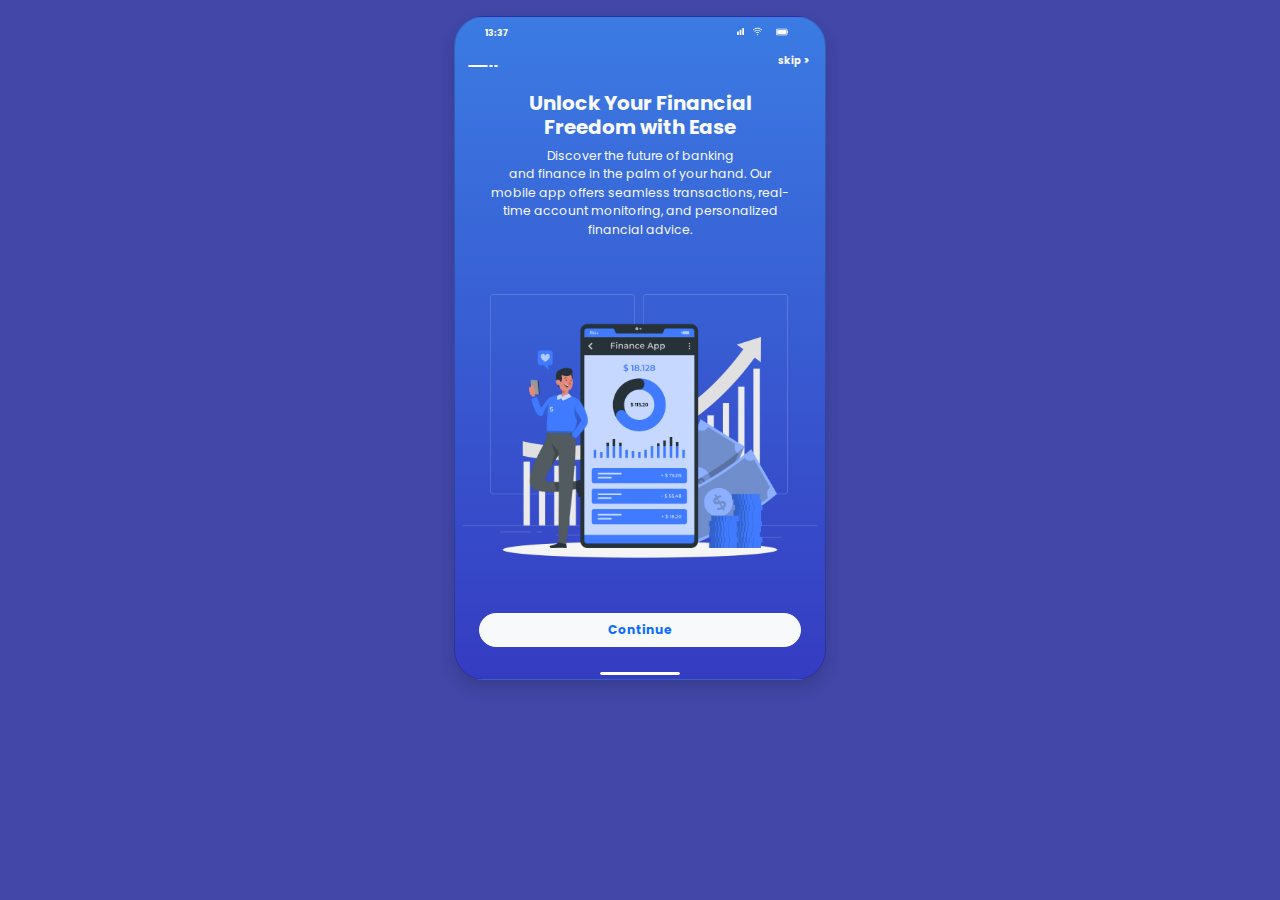
<file: index.html>
<!DOCTYPE html>
<html lang="en">
<head>
    <meta charset="UTF-8">
    <meta name="viewport" content="width=device-width, initial-scale=1.0">  
    <title>Banking App</title>
    <link rel="stylesheet" href="https://cdn.jsdelivr.net/npm/bootstrap@5.2.3/dist/css/bootstrap.min.css">

    <link rel="stylesheet" href="https://cdnjs.cloudflare.com/ajax/libs/font-awesome/6.0.0-beta3/css/all.min.css"> 
    <link rel="stylesheet" href="styles.css"> 
</head>
<body>

    <div class="container d-flex justify-content-center align-items-center">
       
        <div class="card p-2 mt-3 py-5 col-11 col-md-4 shadow ">

            <div class="battery">
                <img src="images/full-battery.png" alt="battery" width="12">
            </div>

            <div class="wifi">
                <img src="images/wifi1.png" alt="wifi" width="9">
            </div>

            <div class="signal">
                <img src="images/signal.png" alt="signal" width="7">
            </div>

            <div class="time">
                <p class="text-light fw-bold">13:37</p>
            </div>

            <div class="next-container">
                <div class="next1"></div>
                <div class="next2"></div>
                <div class="next3"></div>
            </div>

            <div class="text-light fw-bold skip">
                <a href="" class="text-light text-decoration-none"><p>skip <span>></span></p></a>
            </div>


            <h4 id="heading1" class="text-light text-center fw-bold mt-4 mx-5">Unlock Your Financial Freedom with Ease</h4>

            <p id="paragraph1" class="text-light d-flex justify-content-center text-center mt1 mx-4"><small>Discover the future of banking <br>and finance in the palm of your hand. Our mobile app offers seamless transactions, real-time account monitoring, and personalized financial advice.</small></p>

            <div class="d-flex justify-content-center">  
                <img src="images/Finance app.png" class="img-fluid" alt="Finance" width="500">
            </div>  

            
            <a href="page2.html" class="btn text-primary fw-bold btn-light rounded-5 d-flex justify-content-center text-center mt-1 mx-3 btn-sm"><small>Continue</small></a>

            <div class="home-container ">
                <div class="home"></div>
            </div>
        </div>
        
    </div>

    <script src="https://cdn.jsdelivr.net/npm/bootstrap@5.3.3/dist/js/bootstrap.bundle.min.js"></script>

</body>
</html>
</file>
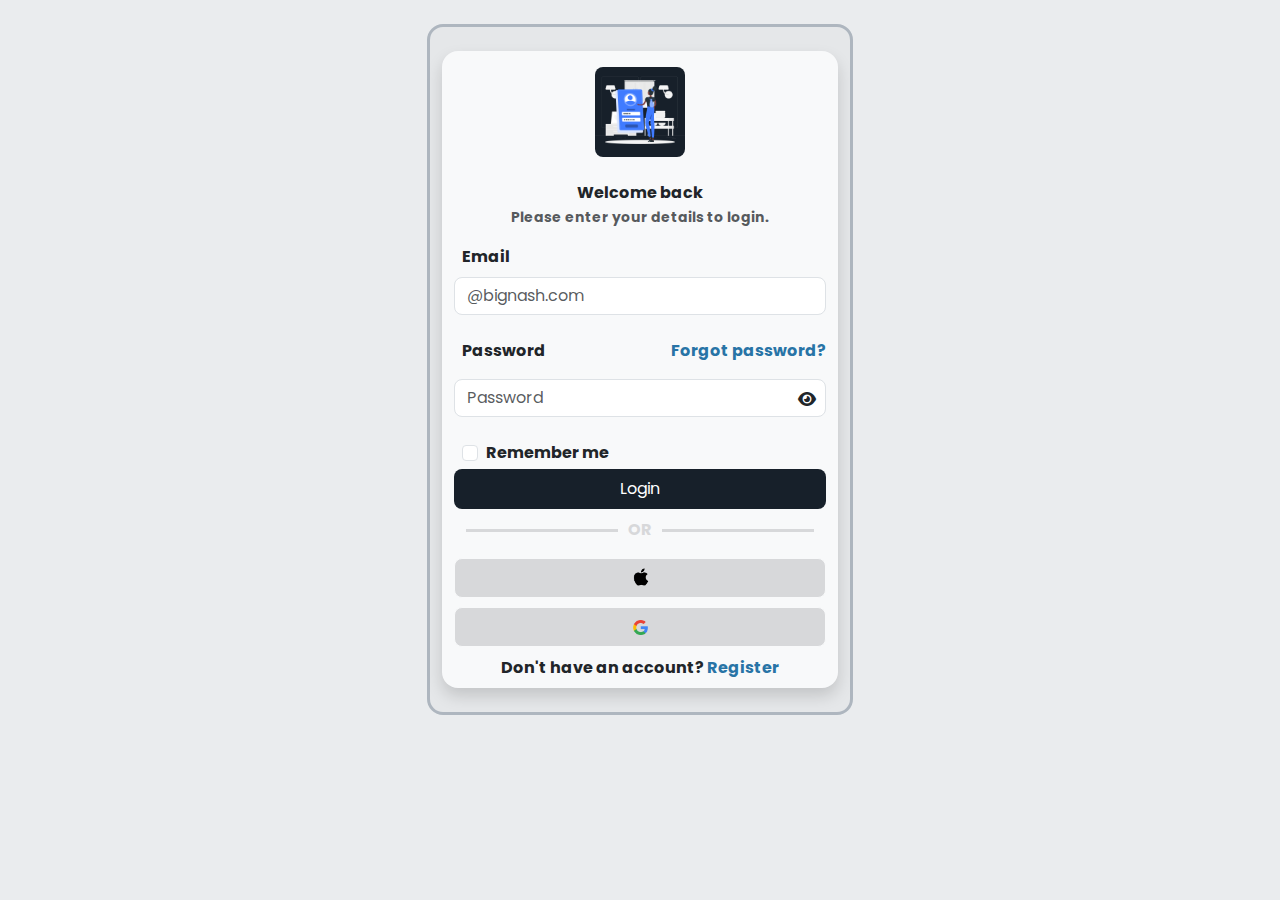
<file: login.html>
<!DOCTYPE html>
<html lang="en">
<head>  
    <meta charset="UTF-8">
    <meta name="viewport" content="width=device-width, initial-scale=1.0">
    <title>Login | Big Nash Tech</title>
    <link rel="stylesheet" href="https://cdn.jsdelivr.net/npm/bootstrap@5.2.3/dist/css/bootstrap.min.css">
    <link rel="stylesheet" href="https://cdnjs.cloudflare.com/ajax/libs/font-awesome/6.0.0-beta3/css/all.min.css">  
    <link rel="stylesheet" href="styles.css">
</head>

<body style="background-color: #eaecee;">
    
    <div id="cont1" class="container py-4 mt-4 rounded-4 col-11 col-md-4">

        <div class="container bg-light rounded-4 shadow col-md-12 py-2">

            <div class="d-flex justify-content-center mt-2">
                <img src="images/Login.png" class="img-fluid rounded-3" style="background-color: #17202a;" alt="Login icon" width="90">
            </div>

            <div class="text-center mt-4">
                <p>
                    <span class="fw-bolder text-center">Welcome back</span><br> 
                    <span class="text-muted small fw-bold">Please enter your details to login.</span>
                </p>
            </div>
            
            <form action="">
                <label for="email" class="form-label mx-2 fw-bold">Email</label>
                <input type="email" placeholder="@bignash.com" class="form-control rounded-3" id="email" />

                <div class="d-flex justify-content-between">
                    <label for="password" class="form-label mx-2 mt-4 fw-bold">Password</label>


                    <p class="mt-4">
                        <a href="#" class="text-decoration-none fw-bold" style="color:#2874a6;">Forgot password?</a>
                    </p>
                </div>

                <div class="input-group">
                    <input type="password" placeholder="Password" class="form-control rounded-3" aria-label="Password" id="password" />
                    <i class="fas fa-eye eye-icon" id="togglePassword" aria-label="Toggle password visibility"></i> 
                </div>

                <div class="form-check mt-4 mx-2">
                    <input type="checkbox" class="form-check-input" id="formCheck">
                    <label for="formCheck" class="form-check-label fw-bold">Remember me</label>
                </div>

                <!-- Login button -->
                <div class="input-group mb-4 mt-1">
                    <button class="btn w-100 fs-6 rounded-3" style="background-color: #17202a; color: white;">Login</button>
                </div>

                <!-- Line under the login button -->
                <div class="container">  
                    <div class="line-container">  
                        <div class="line"></div>  
                        <div class="line-text" style="color: #d7d8da; font-weight: 700;">OR</div>  
                        <div class="line"></div>  
                    </div>  
                </div>   

                <div class="input-group mt-3">
                    <button class="btn btn-light w-100 rounded-3" style="background-color: #d7d8da;">
                        <img src="images/apple-logo.png" style="width:35px" alt="Apple logo">
                    </button>
                </div>

                <div class="input-group mt-4">
                    <button class="btn btn-light w-100 rounded-3" style="background-color: #d7d8da;">
                        <img src="images/google.png" style="width:15px" alt="Google logo">
                    </button>
                </div>

                <div class="text-center mt-4 fw-bold">
                    Don't have an account? 
                    <a href="register.html" class="text-decoration-none" style="color:#2874a6;">Register</a>
                </div>
            </form>
        </div>
    </div>

    <script src="script.js"></script>
    <script src="https://cdn.jsdelivr.net/npm/bootstrap@5.3.3/dist/js/bootstrap.bundle.min.js"></script>
</body>
</html>
</file>
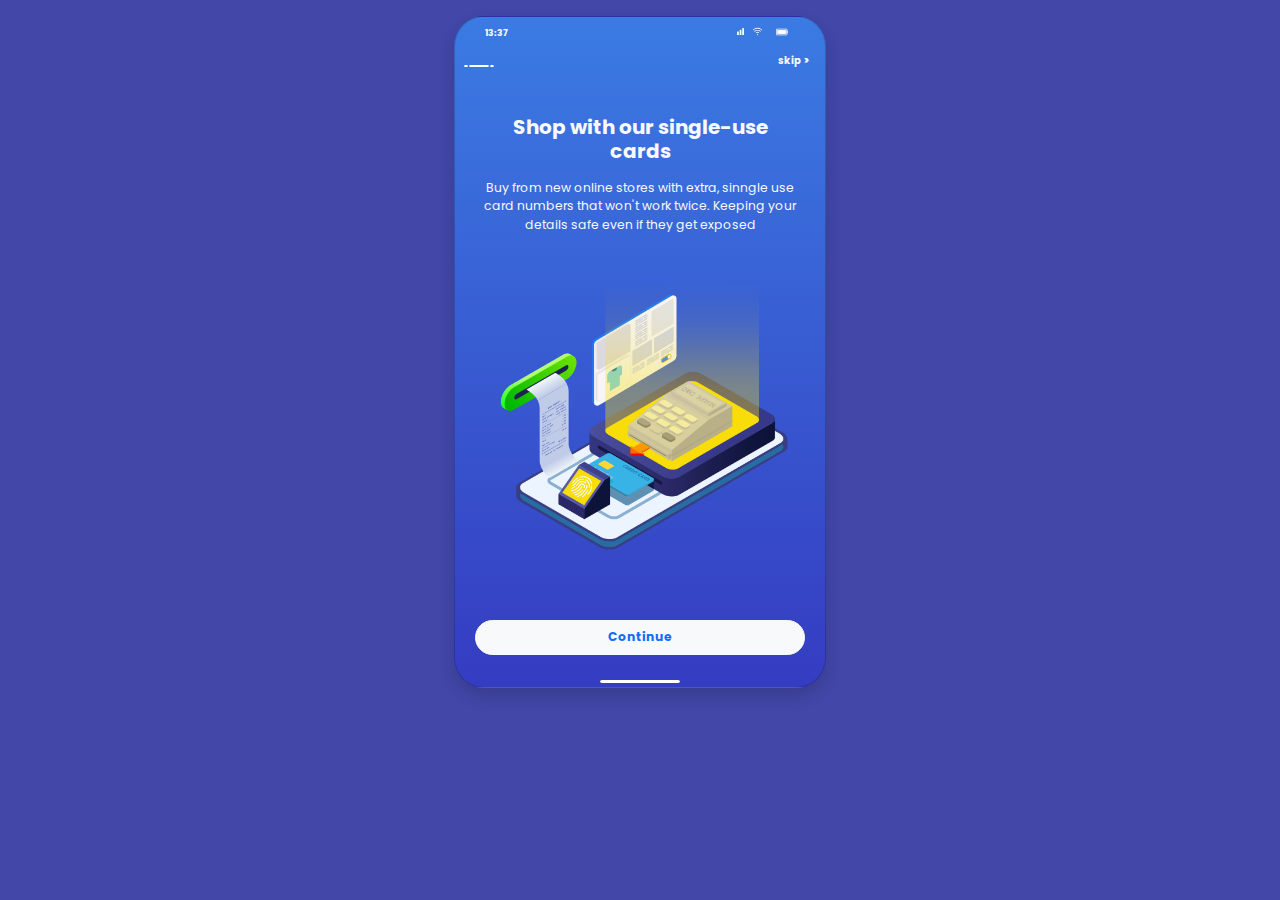
<file: page2.html>
<!DOCTYPE html>
<html lang="en">
<head>
    <meta charset="UTF-8">
    <meta name="viewport" content="width=device-width, initial-scale=1.0">  
    <title>Banking App</title>
    <link rel="stylesheet" href="https://cdn.jsdelivr.net/npm/bootstrap@5.2.3/dist/css/bootstrap.min.css">

    <link rel="stylesheet" href="https://cdnjs.cloudflare.com/ajax/libs/font-awesome/6.0.0-beta3/css/all.min.css"> 
    <link rel="stylesheet" href="styles.css"> 
</head>
<body>

    <div class="container d-flex justify-content-center align-items-center">
       
        <div class="card p-1 mt-3 py-5 col-11 col-md-4 shadow">

            <div class="battery">
                <img src="images/full-battery.png" alt="battery" width="12">
            </div>

            <div class="wifi">
                <img src="images/wifi1.png" alt="wifi" width="9">
            </div>

            <div class="signal">
                <img src="images/signal.png" alt="signal" width="7">
            </div>

            <div class="time">
                <p class="text-light fw-bold">13:37</p>
            </div>


            <div class="next-container">
                <div class="next11"></div>
                <div class="next22"></div>
                <div class="next33"></div>
            </div>

            <div class="text-light fw-bold skip">
                <a href="index.html" class="text-light text-decoration-none"><p>skip <span>></span></p></a>
            </div>

           
            <h4 id="heading1" class="text-light text-center fw-bold mt-5 mx-5">Shop with our single-use cards</h4>

            <p id="paragraph1" class="text-light d-flex justify-content-center text-center mt-2 mx-4"><small>Buy from new online stores with extra, sinngle use card numbers that won't work twice. Keeping your details safe  even if they get exposed</small></p>

            <div class="d-flex justify-content-center">  
                <img src="images/smart payment bill.png" class="img-fluid" alt="Finance" width="500">
            </div>  

            
            <a href="page3.html" class="btn text-primary fw-bold btn-light rounded-5 d-flex justify-content-center text-center mt-2 mx-3 btn-sm"><small>Continue</small></a>

            <div class="home-container ">
                <div class="home"></div>
            </div>
        </div>
        
    </div>

    <script src="script.js"></script>
    <script src="https://cdn.jsdelivr.net/npm/bootstrap@5.3.3/dist/js/bootstrap.bundle.min.js"></script>

</body>
</html>
</file>
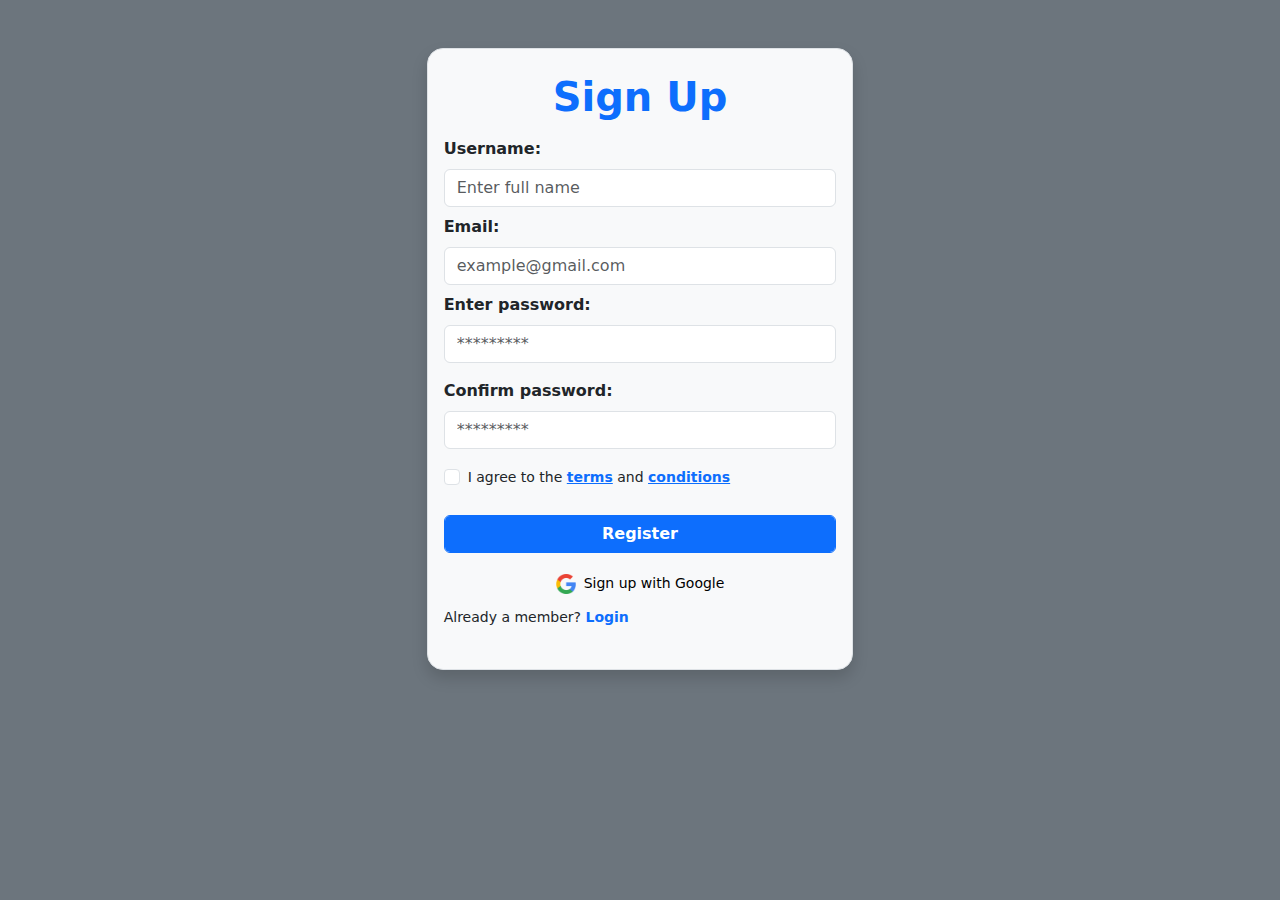
<file: register.html>
<!DOCTYPE html>
<html lang="en">
  <head>
    <meta charset="UTF-8" />
    <meta name="viewport" content="width=device-width, initial-scale=1.0" />

    <title>Register | Big Nash Tech</title>
    <link rel="stylesheet" href="styles.css">

    <link
      href="https://cdn.jsdelivr.net/npm/bootstrap@5.3.3/dist/css/bootstrap.min.css"
      rel="stylesheet"
    />

    <style>
    
    body{
        background: #ececec;
    }
 
  </style>


  </head>

  <body class="bg-secondary">
    <div id="reg">
      <div class="container  border mt-2 py-4 px-3 mt-5 col-11 col-md-4 bg-light rounded-4 shadow">

        <h1 class="text-center fw-bolder text-primary">Sign Up</h1>

        <form action="">
          <label for="name" class="form-label mt-2 fw-bold">Username:</label>

          <input type="text" placeholder="Enter full name" class="form-control" id="name"/>

          <label for="email" class="form-label mt-2 fw-bold">Email:</label>

          <input type="email" placeholder="example@gmail.com"  class="form-control" id="email"/>

          <label for="password1" class="form-label mt-2 fw-bold">Enter password:</label>

          <input
            type="password"
            placeholder="*********"
            class="form-control" id="password1"
          />

          <label for="password2" class="form-label mt-3 fw-bold">Confirm password:</label>

          <input
            type="password"
            placeholder="*********"
            class="form-control" id="password2"
          />

          <div class="form-check mt-3">

            <input type="checkbox" class="form-check-input" id="formCheck">

            <label for="formCheck" class="form-check-label"><small>I agree to the <a href="#" class="fw-bold">terms</a> and <a href="#" class="fw-bold">conditions</a></small></label>

        </div>

          <button class="btn fw-bolder btn-primary form-control mt-4">Register</button>

          <div class="input-group mt-4">
            <button class="btn btn-lg btn-light w-100 fs-6"><img src="images/google.png" style="width:20px" class="me-2"><small>Sign up with Google</small></button>
        </div>

          <p class="mt-3">
           <small> Already a member?
            <a href="login.html" class="text-decoration-none fw-bolder">Login</a></small>
          </p>
        </form>
      </div>
   </div>
    <script src="https://cdn.jsdelivr.net/npm/bootstrap@5.3.3/dist/js/bootstrap.bundle.min.js"></script>
  </body>
</html>
</file>
<file: styles.css>
@import url('https://fonts.googleapis.com/css2?family=Poppins:wght@400;500&display=swap');

body{
    background-color: hsla(237, 91%, 29%, 0.763);
    font-family: 'Poppins', sans-serif;
}
.card{
    border-radius: 30px;
    background: linear-gradient(to top, #353cc1, #3b7be3)
}
.battery{
    position: absolute;
    top: 2px;
    right: 10%;
    z-index: 2;
}

.wifi {
    position: absolute;
    top: 2px;
    right: 17%;
    z-index: 2;
}

.signal {
    position: absolute;
    top: 2px;
    right: 22%;
    z-index: 2;
}

.wifi ,.battery, .signal{  
    filter: invert(1);
} 

.time{
    position: absolute;
    top: 10px;
    left: 30px;
    font-size: 9px;
}

.next-container{
    display: flex;
    gap: 1px;
    margin-left: 5px;
}

/* the next icons nevigation */

.next1{
    background-color: white;
    border: 1px solid white;
    height: 1px;
    width: 20px;
    border-radius: 15px;
}

.next2{
    background-color:rgba(255, 255, 255, 0.656);
    border: 1px solid white;
    height: 1px;
    width: 4px;
    border-radius: 15px;
}

.next3{
    background-color:rgba(255, 255, 255, 0.656);
    border: 1px solid white;
    height: 1px;
    width: 4px;
    border-radius: 15px;
}

.next11{
    background-color: white;
    border: 1px solid white;
    height: 1px;
    width: 4px;
    border-radius: 15px;
}

.next22{
    background-color:rgba(255, 255, 255, 0.656);
    border: 1px solid white;
    height: 1px;
    width: 20px;
    border-radius: 15px;
}

.next33{
    background-color:rgba(255, 255, 255, 0.656);
    border: 1px solid white;
    height: 1px;
    width: 4px;
    border-radius: 15px;
}
.next111{
    background-color: white;
    border: 1px solid white;
    height: 1px;
    width: 4px;
    border-radius: 15px;
}

.next222{
    background-color:rgba(255, 255, 255, 0.656);
    border: 1px solid white;
    height: 1px;
    width: 4px;
    border-radius: 15px;
}

.next333{
    background-color:rgba(255, 255, 255, 0.656);
    border: 1px solid white;
    height: 1px;
    width: 20px;
    border-radius: 15px;
}

.skip{
    font-size: 10px;
    position: absolute;
    top: 36px;
    right: 16px; 
}
 /* heading and descriptions */
#heading1{
    font-size: 20px;
}

#paragraph1{
font-size: 14px;
}

span{
    font-weight: bolder;
}

.btn{
    padding: 7px;
    margin-bottom: -15px;
}

/* slide up to go home button */

.home-container{
  display: flex;
  justify-content: center;
  align-items: center;
  margin-top: 40px;
  margin-bottom: -44px;
}

#page3-login{
    margin-bottom: -10px;
}

.home{
    background-color: white;
    border: 1px solid white;
    height: 3px;
    width: 80px;
    border-radius: 20px;
}

/* for the login form */

#cont1{
    background-color: #e5e7e9 ;
    border: 3px solid #aeb6bf ;
}

.eye-icon {  
    cursor: pointer;  
    position: absolute;  
    right: 10px;  
    top: 52%;  
    transform: translateY(-50%);  
    z-index: 2;  
}  
.input-group {   
    position: relative;   
}

.line-container {  
    display: flex;  
    align-items: center;  
    text-align: center;
}  
.line {  
  flex-grow: 1;
border-top: 3px solid #d7d8da;  
}  
.line-text { 
    padding: 0 10px;  
}  


/* for the registration */


.box-area{
    width: 930px;
}

/*------------ Right box ------------*/

.right-box{
    padding: 40px 30px 40px 40px;
}

/*------------ Custom Placeholder ------------*/

::placeholder{
    font-size: 16px;
}

.rounded-4{
    border-radius: 20px;
}
.rounded-5{
    border-radius: 30px;
}


/*------------ For small screens------------*/

@media only screen and (max-width: 768px){
    #reg{
      margin-top: 3%;
    }
 }

@media only screen and (max-width: 768px){
    

     .box-area{
        margin: 0 5px;

     }
     .left-box{
        height: 100px;
        overflow: hidden;
     }
     .right-box{
        padding: 20px;
     }

}
</file>
